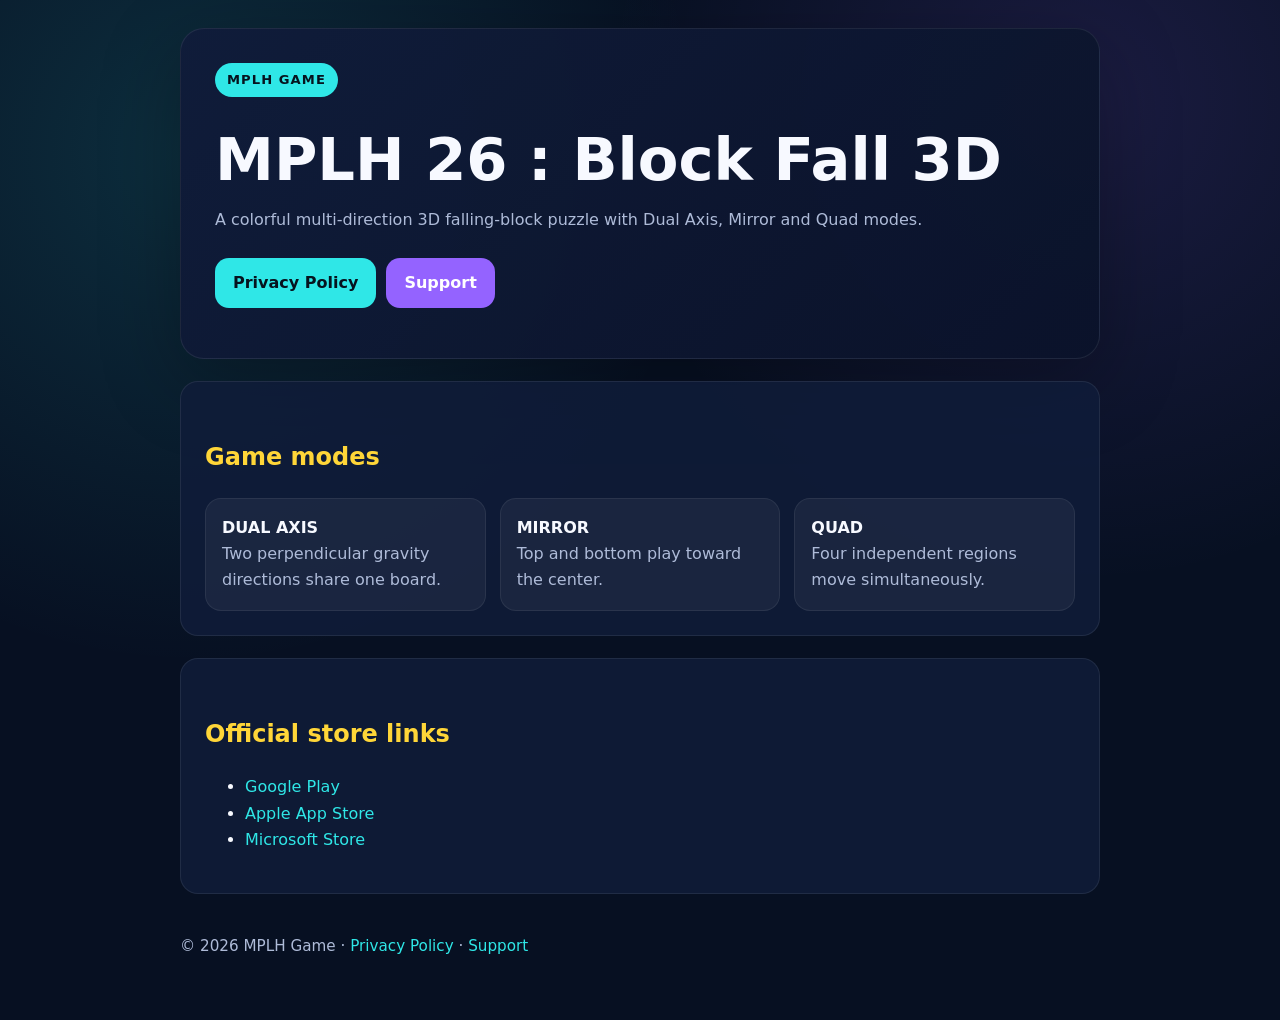
<file: index.html>
<!doctype html>
<html lang="en">
<head>
<meta charset="utf-8"><meta name="viewport" content="width=device-width,initial-scale=1">
<title>MPLH 26 : Block Fall 3D — MPLH Game</title>
<meta name="description" content="Official share page for MPLH 26 : Block Fall 3D by MPLH Game.">
<meta property="og:title" content="MPLH 26 : Block Fall 3D">
<meta property="og:description" content="A colorful multi-direction 3D falling-block puzzle by MPLH Game.">
<meta property="og:type" content="website"><link rel="canonical" href="https://maxpainlasthope.github.io/mplh26-block-fall-3d/">
<link rel="stylesheet" href="styles.css">
</head>
<body><main class="wrap">
<section class="hero"><span class="badge">MPLH Game</span><h1>MPLH 26 : Block Fall 3D</h1>
<p class="muted">A colorful multi-direction 3D falling-block puzzle with Dual Axis, Mirror and Quad modes.</p>
<p><a class="btn" href="privacy.html">Privacy Policy</a><a class="btn alt" href="support.html">Support</a></p></section>
<section class="card"><h2>Game modes</h2><div class="grid">
<div class="pill"><strong>DUAL AXIS</strong><br><span class="muted">Two perpendicular gravity directions share one board.</span></div>
<div class="pill"><strong>MIRROR</strong><br><span class="muted">Top and bottom play toward the center.</span></div>
<div class="pill"><strong>QUAD</strong><br><span class="muted">Four independent regions move simultaneously.</span></div>
</div></section>
<section class="card"><h2>Official store links</h2><ul>
<li><a href="https://play.google.com/store/apps/details?id=com.mplhgame.mplh26blockfall3d" target="_blank" rel="noopener noreferrer">Google Play</a></li>
<li><a href="https://apps.apple.com/app/mplh-26-block-fall-3d/id6818985463" target="_blank" rel="noopener noreferrer">Apple App Store</a></li>
<li><a href="https://apps.microsoft.com/detail/9MVTLQXFX5Z4" target="_blank" rel="noopener noreferrer">Microsoft Store</a></li>
</ul></section>
<footer>© 2026 MPLH Game · <a href="privacy.html">Privacy Policy</a> · <a href="support.html">Support</a></footer>
</main></body></html>
</file>
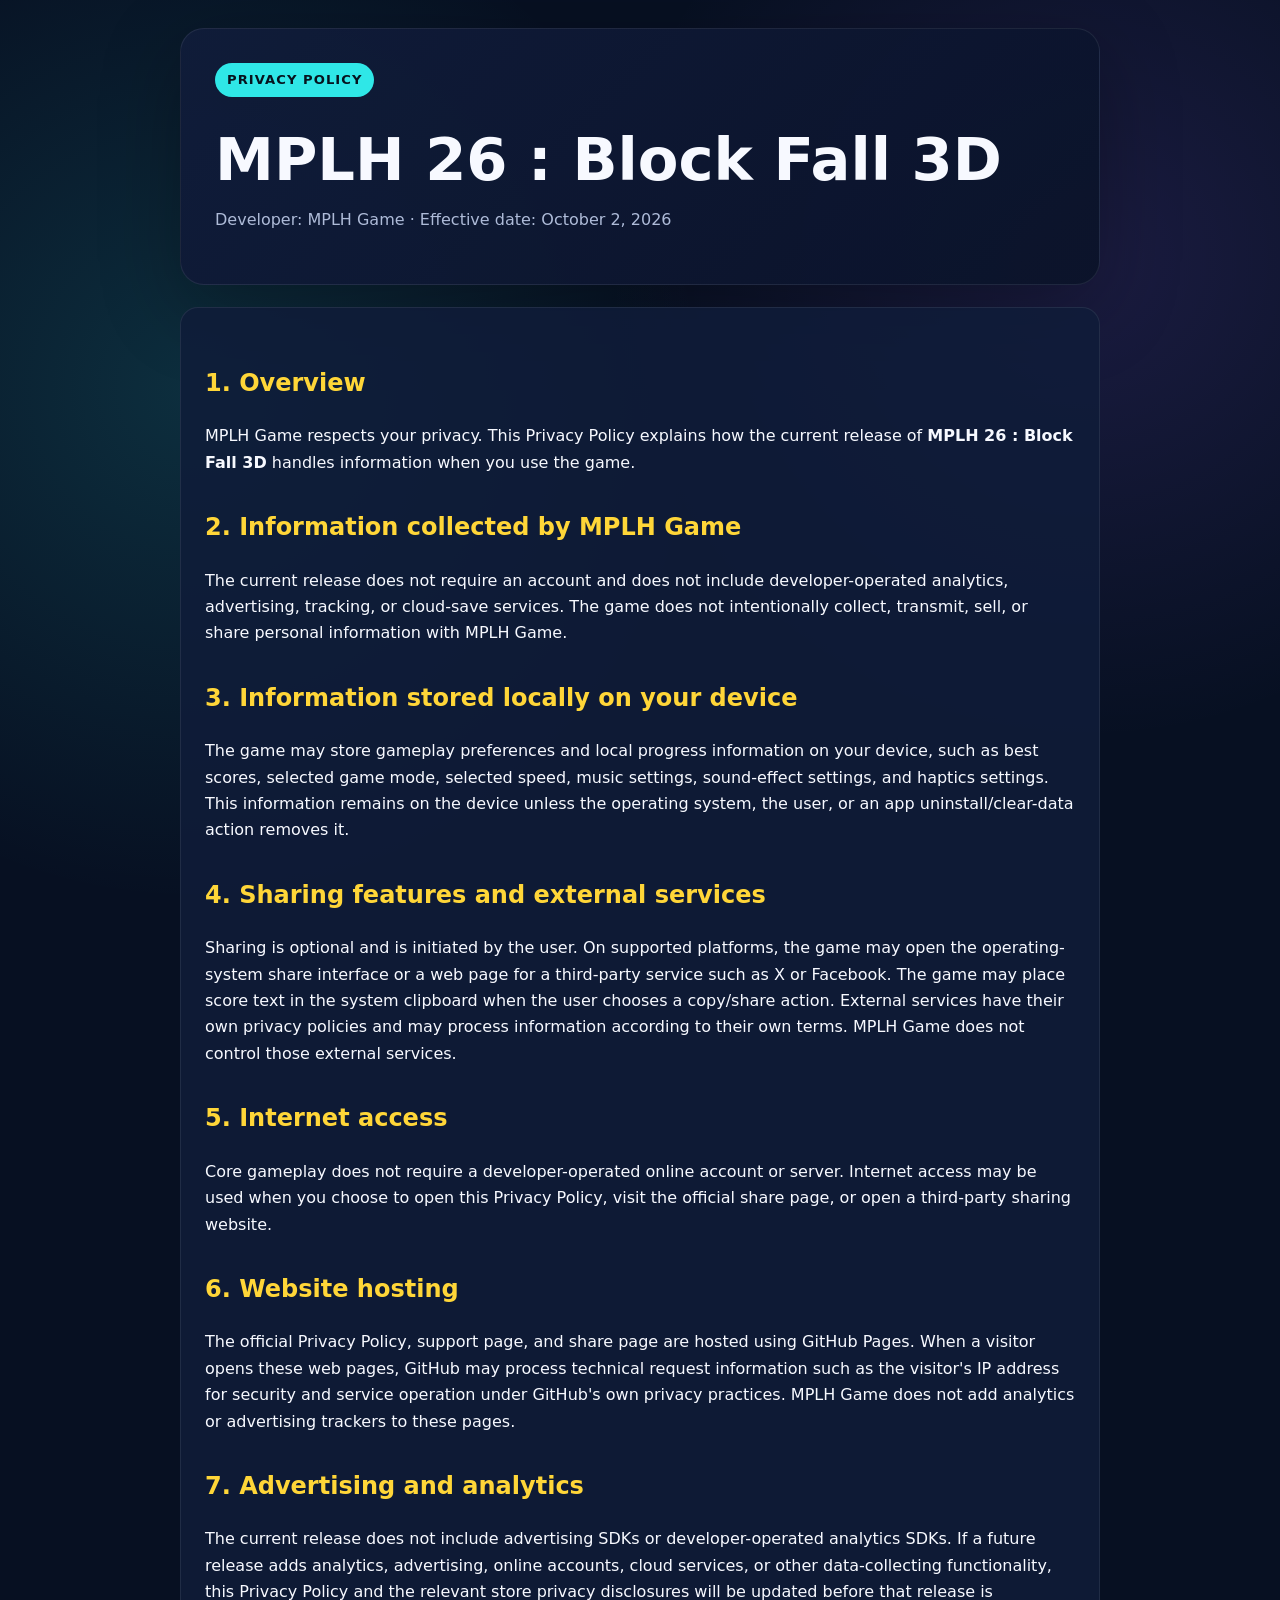
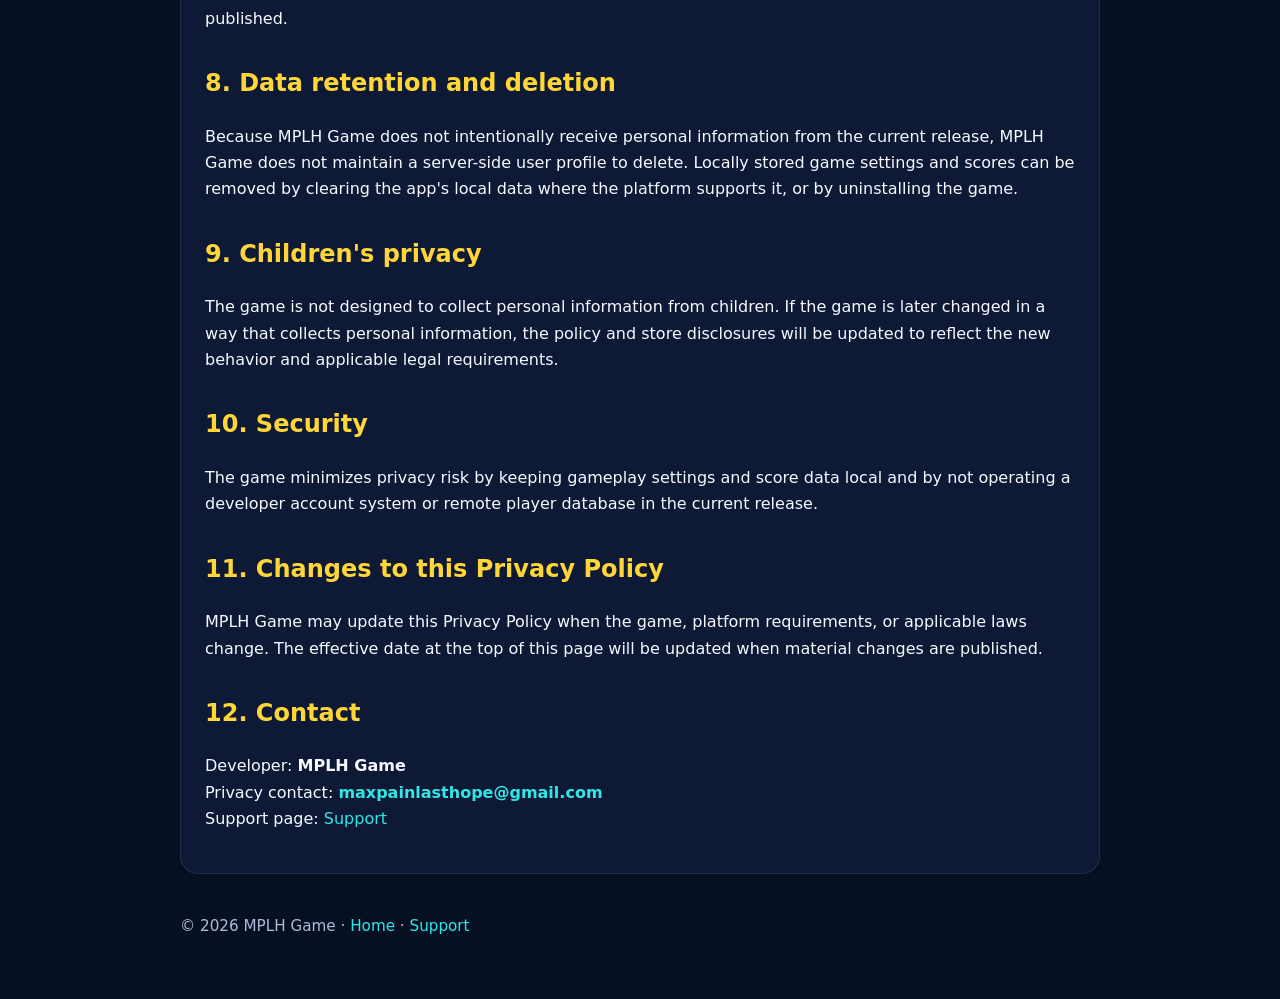
<file: privacy.html>
<!doctype html>
<html lang="en">
<head>
<meta charset="utf-8"><meta name="viewport" content="width=device-width,initial-scale=1">
<title>Privacy Policy — MPLH 26 : Block Fall 3D</title>
<meta name="description" content="Privacy Policy for MPLH 26 : Block Fall 3D by MPLH Game.">
<link rel="stylesheet" href="styles.css">
</head>
<body><main class="wrap">
<section class="hero"><span class="badge">Privacy Policy</span><h1>MPLH 26 : Block Fall 3D</h1>
<p class="muted">Developer: MPLH Game · Effective date: October 2, 2026</p></section>
<section class="card">
<h2>1. Overview</h2>
<p>MPLH Game respects your privacy. This Privacy Policy explains how the current release of <strong>MPLH 26 : Block Fall 3D</strong> handles information when you use the game.</p>

<h2>2. Information collected by MPLH Game</h2>
<p>The current release does not require an account and does not include developer-operated analytics, advertising, tracking, or cloud-save services. The game does not intentionally collect, transmit, sell, or share personal information with MPLH Game.</p>

<h2>3. Information stored locally on your device</h2>
<p>The game may store gameplay preferences and local progress information on your device, such as best scores, selected game mode, selected speed, music settings, sound-effect settings, and haptics settings. This information remains on the device unless the operating system, the user, or an app uninstall/clear-data action removes it.</p>

<h2>4. Sharing features and external services</h2>
<p>Sharing is optional and is initiated by the user. On supported platforms, the game may open the operating-system share interface or a web page for a third-party service such as X or Facebook. The game may place score text in the system clipboard when the user chooses a copy/share action. External services have their own privacy policies and may process information according to their own terms. MPLH Game does not control those external services.</p>

<h2>5. Internet access</h2>
<p>Core gameplay does not require a developer-operated online account or server. Internet access may be used when you choose to open this Privacy Policy, visit the official share page, or open a third-party sharing website.</p>

<h2>6. Website hosting</h2>
<p>The official Privacy Policy, support page, and share page are hosted using GitHub Pages. When a visitor opens these web pages, GitHub may process technical request information such as the visitor's IP address for security and service operation under GitHub's own privacy practices. MPLH Game does not add analytics or advertising trackers to these pages.</p>

<h2>7. Advertising and analytics</h2>
<p>The current release does not include advertising SDKs or developer-operated analytics SDKs. If a future release adds analytics, advertising, online accounts, cloud services, or other data-collecting functionality, this Privacy Policy and the relevant store privacy disclosures will be updated before that release is published.</p>

<h2>8. Data retention and deletion</h2>
<p>Because MPLH Game does not intentionally receive personal information from the current release, MPLH Game does not maintain a server-side user profile to delete. Locally stored game settings and scores can be removed by clearing the app's local data where the platform supports it, or by uninstalling the game.</p>

<h2>9. Children's privacy</h2>
<p>The game is not designed to collect personal information from children. If the game is later changed in a way that collects personal information, the policy and store disclosures will be updated to reflect the new behavior and applicable legal requirements.</p>

<h2>10. Security</h2>
<p>The game minimizes privacy risk by keeping gameplay settings and score data local and by not operating a developer account system or remote player database in the current release.</p>

<h2>11. Changes to this Privacy Policy</h2>
<p>MPLH Game may update this Privacy Policy when the game, platform requirements, or applicable laws change. The effective date at the top of this page will be updated when material changes are published.</p>

<h2>12. Contact</h2>
<p>Developer: <strong>MPLH Game</strong><br>Privacy contact: <strong><a href="mailto:maxpainlasthope@gmail.com">maxpainlasthope@gmail.com</a></strong><br>
Support page: <a href="support.html">Support</a></p>
</section>
<footer>© 2026 MPLH Game · <a href="index.html">Home</a> · <a href="support.html">Support</a></footer>
</main></body></html>
</file>
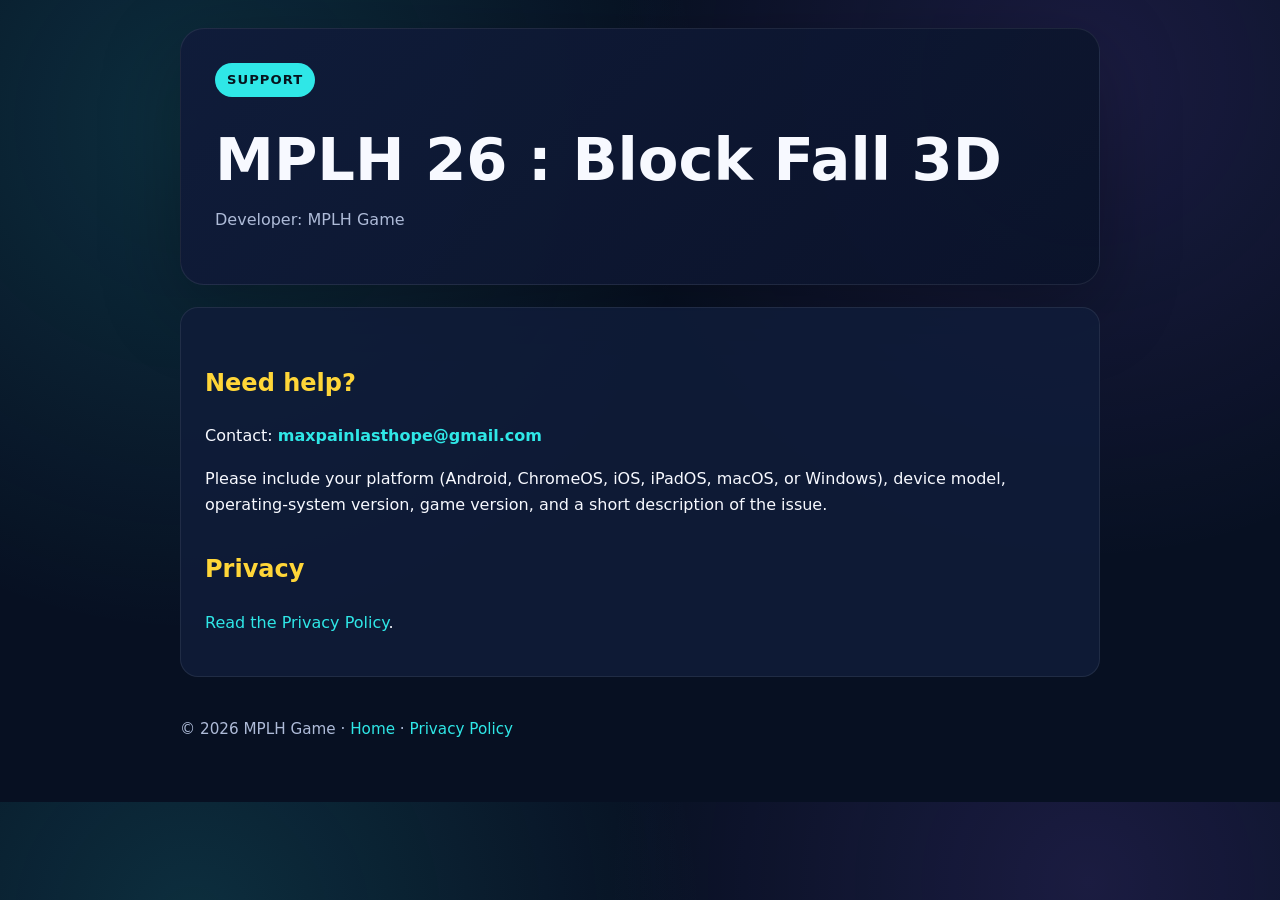
<file: support.html>
<!doctype html>
<html lang="en">
<head>
<meta charset="utf-8"><meta name="viewport" content="width=device-width,initial-scale=1">
<title>Support — MPLH 26 : Block Fall 3D</title>
<meta name="description" content="Support page for MPLH 26 : Block Fall 3D by MPLH Game.">
<link rel="stylesheet" href="styles.css">
</head>
<body><main class="wrap">
<section class="hero"><span class="badge">Support</span><h1>MPLH 26 : Block Fall 3D</h1><p class="muted">Developer: MPLH Game</p></section>
<section class="card"><h2>Need help?</h2><p>Contact: <strong><a href="mailto:maxpainlasthope@gmail.com">maxpainlasthope@gmail.com</a></strong></p>
<p>Please include your platform (Android, ChromeOS, iOS, iPadOS, macOS, or Windows), device model, operating-system version, game version, and a short description of the issue.</p>
<h2>Privacy</h2><p><a href="privacy.html">Read the Privacy Policy</a>.</p></section>
<footer>© 2026 MPLH Game · <a href="index.html">Home</a> · <a href="privacy.html">Privacy Policy</a></footer>
</main></body></html>
</file>
<file: styles.css>
:root{--bg:#071022;--panel:#101c3a;--text:#f7f9ff;--muted:#aebbd8;--cyan:#2fe7e7;--yellow:#ffd638;--violet:#9463ff}
*{box-sizing:border-box}html{scroll-behavior:smooth}
body{margin:0;font-family:system-ui,-apple-system,BlinkMacSystemFont,"Segoe UI",sans-serif;color:var(--text);background:radial-gradient(circle at 15% 15%,rgba(47,231,231,.14),transparent 32rem),radial-gradient(circle at 85% 10%,rgba(148,99,255,.14),transparent 30rem),var(--bg);line-height:1.65}
.wrap{max-width:960px;margin:0 auto;padding:28px 20px 60px}.hero{background:linear-gradient(135deg,rgba(16,28,58,.96),rgba(11,19,42,.96));border:1px solid rgba(255,255,255,.08);border-radius:24px;padding:34px;box-shadow:0 22px 80px rgba(0,0,0,.28)}
.badge{display:inline-block;font-weight:800;letter-spacing:.08em;text-transform:uppercase;color:#06131e;background:var(--cyan);padding:6px 12px;border-radius:999px;font-size:.82rem}
h1{font-size:clamp(2rem,5vw,3.7rem);line-height:1.05;margin:.55em 0 .2em}h2{margin-top:2rem;color:var(--yellow)}h3{color:var(--cyan)}p,li{color:var(--text)}.muted{color:var(--muted)}
.card{margin-top:22px;padding:24px;border-radius:18px;background:rgba(16,28,58,.86);border:1px solid rgba(255,255,255,.08)}
.grid{display:grid;grid-template-columns:repeat(auto-fit,minmax(220px,1fr));gap:14px;margin-top:18px}.pill{padding:16px;border-radius:16px;background:rgba(255,255,255,.05);border:1px solid rgba(255,255,255,.07)}
a{color:var(--cyan);text-decoration:none}a:hover{text-decoration:underline}.btn{display:inline-block;margin:8px 10px 0 0;padding:12px 18px;border-radius:14px;background:var(--cyan);color:#06131e;font-weight:800;text-decoration:none}.btn.alt{background:var(--violet);color:white}
footer{margin-top:40px;color:var(--muted);font-size:.95rem}code{background:rgba(255,255,255,.08);padding:.15em .35em;border-radius:6px}
@media(max-width:600px){.hero{padding:24px}.wrap{padding:16px 14px 40px}}
</file>
